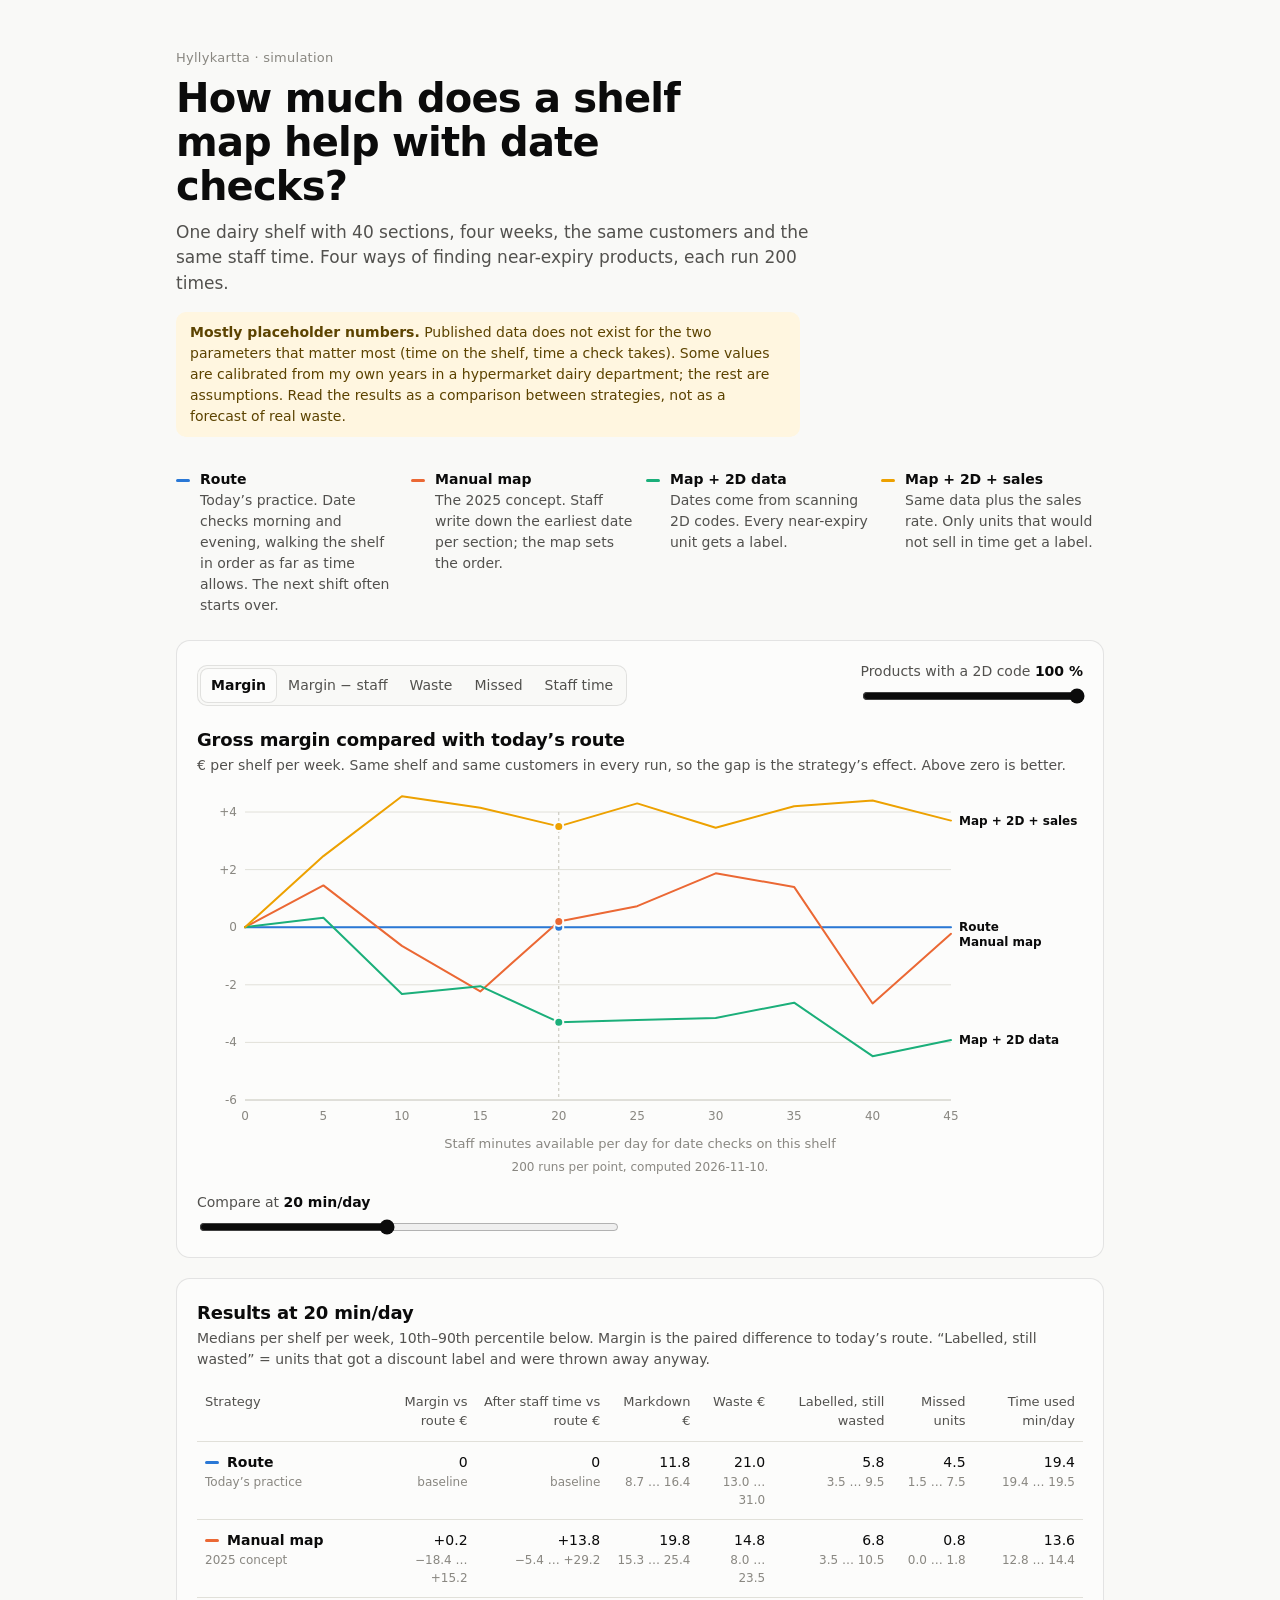
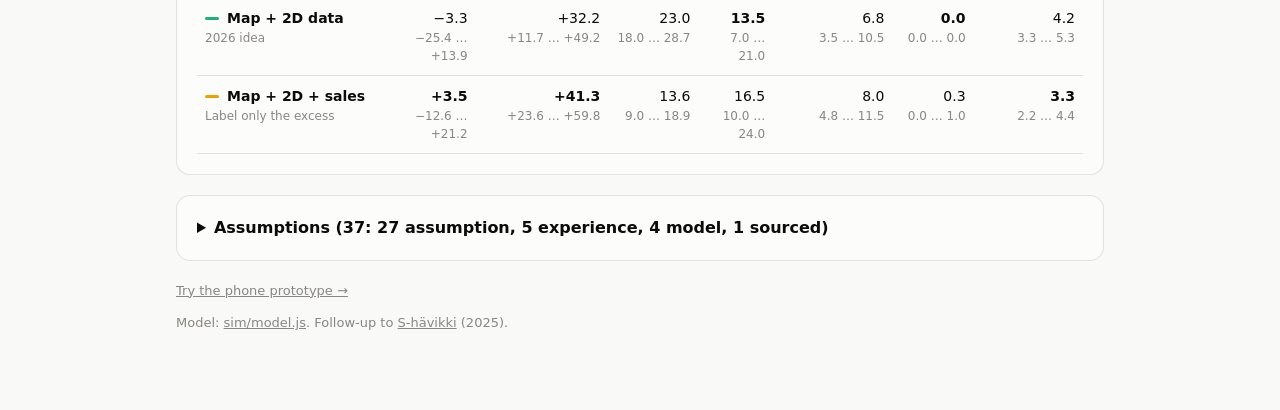
<file: index.html>
<!doctype html>
<html lang="en">
<head>
<meta charset="utf-8">
<meta name="viewport" content="width=device-width, initial-scale=1">
<title>Hyllykartta simulation</title>
<meta name="description" content="Compares four ways of finding near-expiry products on a grocery shelf, under the same demand and staff time.">
<link rel="stylesheet" href="style.css">
</head>
<body>
<main class="page">
  <header class="intro">
    <p class="eyebrow">Hyllykartta · simulation</p>
    <h1>How much does a shelf map help with date checks?</h1>
    <p class="lede">One dairy shelf with 40 sections, four weeks, the same customers and the same staff time. Four ways of finding near-expiry products, each run 200 times.</p>
    <p class="notice" role="note"><strong>Mostly placeholder numbers.</strong> Published data does not exist for the two parameters that matter most (time on the shelf, time a check takes). Some values are calibrated from my own years in a hypermarket dairy department; the rest are assumptions. Read the results as a comparison between strategies, not as a forecast of real waste.</p>
  </header>

  <section class="strategies" aria-label="Strategies">
    <div class="strategy" style="--c: var(--series-1)"><span class="swatch"></span><div><strong>Route</strong><span>Today’s practice. Date checks morning and evening, walking the shelf in order as far as time allows. The next shift often starts over.</span></div></div>
    <div class="strategy" style="--c: var(--series-2)"><span class="swatch"></span><div><strong>Manual map</strong><span>The 2025 concept. Staff write down the earliest date per section; the map sets the order.</span></div></div>
    <div class="strategy" style="--c: var(--series-3)"><span class="swatch"></span><div><strong>Map + 2D data</strong><span>Dates come from scanning 2D codes. Every near-expiry unit gets a label.</span></div></div>
    <div class="strategy" style="--c: var(--series-4)"><span class="swatch"></span><div><strong>Map + 2D + sales</strong><span>Same data plus the sales rate. Only units that would not sell in time get a label.</span></div></div>
  </section>

  <section class="card" aria-labelledby="chart-title">
    <div class="controls">
      <div class="seg" role="radiogroup" aria-label="Measure">
        <button type="button" role="radio" aria-checked="true" data-metric="marginEuroPerWeek">Margin</button>
        <button type="button" role="radio" aria-checked="false" data-metric="marginAfterStaffEuroPerWeek">Margin − staff</button>
        <button type="button" role="radio" aria-checked="false" data-metric="wasteEuroPerWeek">Waste</button>
        <button type="button" role="radio" aria-checked="false" data-metric="missedPerWeek">Missed</button>
        <button type="button" role="radio" aria-checked="false" data-metric="minutesPerDay">Staff time</button>
      </div>
      <label class="slider">
        <span>Products with a 2D code <output id="coverage-out">100 %</output></span>
        <input id="coverage" type="range" min="0" max="100" step="25" value="100">
      </label>
    </div>

    <h2 id="chart-title" class="chart-title">Gross margin per week</h2>
    <p id="chart-sub" class="chart-sub">€ per shelf. Higher is better.</p>
    <div class="chart-wrap">
      <svg id="chart" role="img" aria-labelledby="chart-title chart-sub"></svg>
      <div id="tooltip" class="tooltip" hidden></div>
      <div id="busy" class="busy" hidden>Running…</div>
    </div>
    <p class="axis-note">Staff minutes available per day for date checks on this shelf</p>
    <p id="run-note" class="run-note"></p>

    <label class="slider wide">
      <span>Compare at <output id="minutes-out">20 min/day</output></span>
      <input id="minutes" type="range" min="0" max="45" step="5" value="20">
    </label>
  </section>

  <section class="card" aria-labelledby="table-title">
    <h2 id="table-title" class="chart-title">Results at <span id="table-min">20</span> min/day</h2>
    <p class="chart-sub">Medians per shelf per week, 10th–90th percentile below. Margin is the paired difference to today’s route. “Labelled, still wasted” = units that got a discount label and were thrown away anyway.</p>
    <div class="table-scroll">
      <table id="results">
        <thead><tr><th scope="col">Strategy</th><th scope="col">Margin vs route €</th><th scope="col">After staff time vs route €</th><th scope="col">Markdown €</th><th scope="col">Waste €</th><th scope="col">Labelled, still wasted</th><th scope="col">Missed units</th><th scope="col">Time used min/day</th></tr></thead>
        <tbody></tbody>
      </table>
    </div>
  </section>

  <details class="card assumptions">
    <summary>Assumptions (<span id="param-count"></span>)</summary>
    <div class="table-scroll">
      <table id="params">
        <thead><tr><th scope="col">Parameter</th><th scope="col">Value</th><th scope="col">Status</th><th scope="col">Note</th></tr></thead>
        <tbody></tbody>
      </table>
    </div>
  </details>

  <footer class="foot">
    <p><a href="/app/">Try the phone prototype →</a></p>
    <p>Model: <a href="https://github.com/petudesign/hyllykartta/blob/main/sim/model.js">sim/model.js</a>. Follow-up to <a href="https://www.petu.design/s-havikki/">S-hävikki</a> (2025).</p>
  </footer>
</main>
<script type="module" src="app.js"></script>
</body>
</html>
</file>
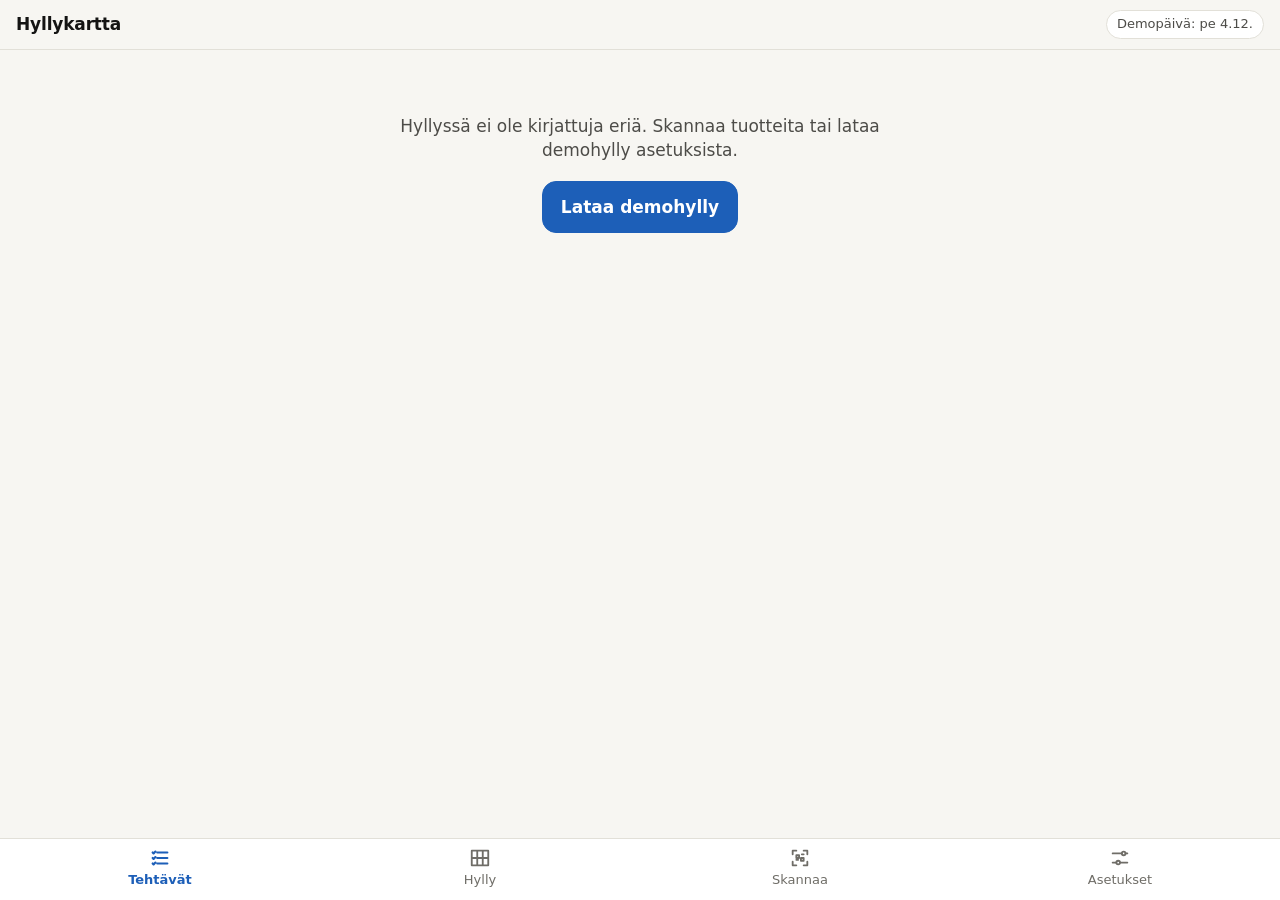
<file: app/index.html>
<!doctype html>
<html lang="fi">
<head>
<meta charset="utf-8">
<meta name="viewport" content="width=device-width, initial-scale=1, viewport-fit=cover">
<meta name="theme-color" content="#f7f6f2" media="(prefers-color-scheme: light)">
<meta name="theme-color" content="#121211" media="(prefers-color-scheme: dark)">
<title>Hyllykartta</title>
<meta name="description" content="Prototype: scan a GS1 Digital Link code to add a batch to the shelf map, and get one clear task at a time for near-expiry products.">
<!-- Absolute paths: this page is also served for /01/... Digital Link addresses. -->
<link rel="stylesheet" href="/app/style.css">
</head>
<body>
<header class="top">
  <a class="brand" href="/app/#tasks">Hyllykartta</a>
  <span id="day-chip" class="chip"></span>
</header>
<main id="view" class="view" tabindex="-1"></main>
<div id="toast" class="toast" role="status" aria-live="polite" hidden></div>
<nav class="tabs" aria-label="Main">
  <a href="/app/#tasks" data-tab="tasks"><svg viewBox="0 0 24 24" aria-hidden="true"><path d="M9 6h11M9 12h11M9 18h11M4 6l1 1 2-2M4 12l1 1 2-2M4 18l1 1 2-2"/></svg><span></span></a>
  <a href="/app/#shelf" data-tab="shelf"><svg viewBox="0 0 24 24" aria-hidden="true"><path d="M3 4h18v16H3zM3 12h18M9 4v16M15 4v16"/></svg><span></span></a>
  <a href="/app/#scan" data-tab="scan"><svg viewBox="0 0 24 24" aria-hidden="true"><path d="M4 8V4h4M16 4h4v4M20 16v4h-4M8 20H4v-4M8 9h3v3H8zM13 12h3v3h-3zM8 14h2M14 8h2"/></svg><span></span></a>
  <a href="/app/#settings" data-tab="settings"><svg viewBox="0 0 24 24" aria-hidden="true"><path d="M4 7h10M18 7h2M4 17h4M12 17h8"/><circle cx="16" cy="7" r="2"/><circle cx="10" cy="17" r="2"/></svg><span></span></a>
</nav>
<script type="module" src="/app/app.js"></script>
</body>
</html>
</file>
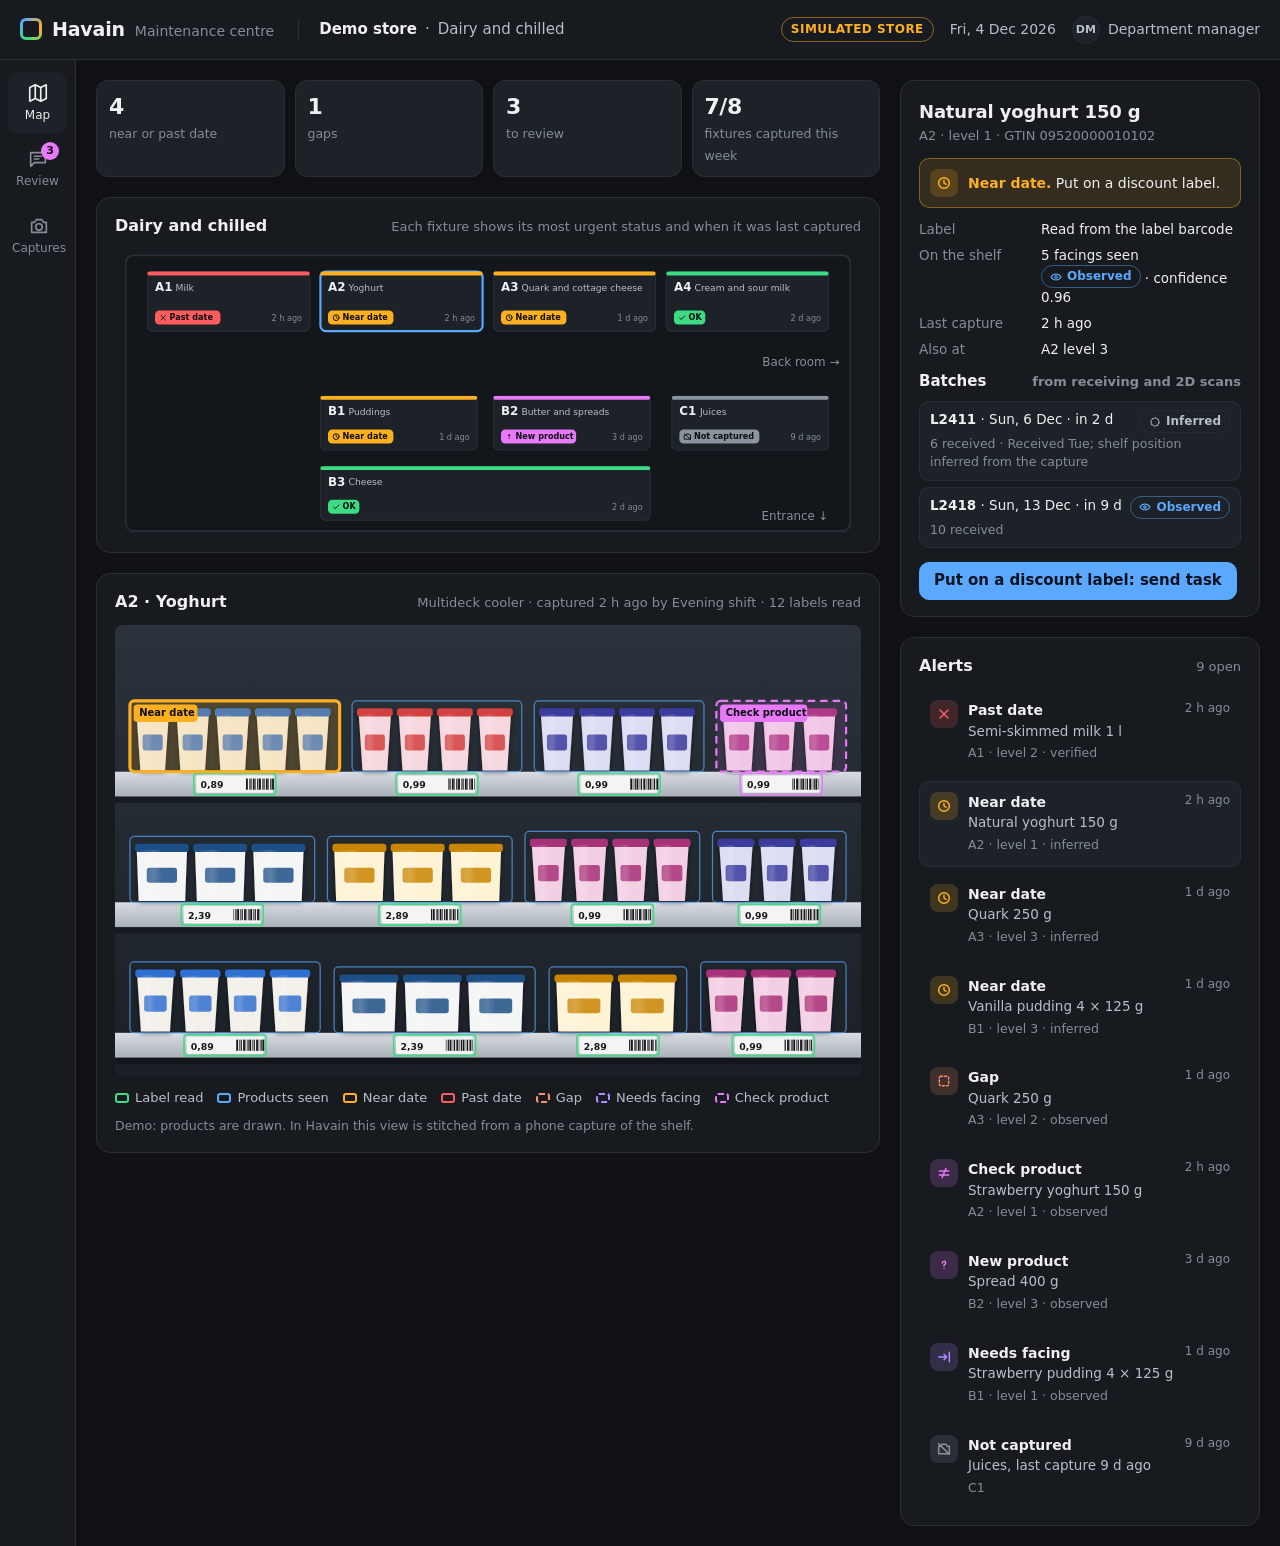
<file: centre/index.html>
<!doctype html>
<html lang="en">
<head>
<meta charset="utf-8">
<meta name="viewport" content="width=device-width, initial-scale=1">
<title>Havain · Maintenance centre</title>
<meta name="description" content="Havain maintenance centre demo: a department map built from shelf captures, shelf front views with vision overlays, alerts and a review queue. Simulated store.">
<link rel="stylesheet" href="style.css">
</head>
<body>
<div class="shell">
  <header class="top">
    <div class="brand"><span class="logo" aria-hidden="true"></span><span class="brand-name">Havain</span><span class="brand-sub">Maintenance centre</span></div>
    <div class="store"><span class="store-name">Demo store</span><span class="dot" aria-hidden="true">·</span><span>Dairy and chilled</span></div>
    <div class="top-right">
      <span class="sim" title="Everything on this page is simulated">Simulated store</span>
      <span id="today" class="today"></span>
      <span class="user" aria-label="Signed in as department manager"><span class="avatar" aria-hidden="true">DM</span>Department manager</span>
    </div>
  </header>
  <nav class="side" aria-label="Sections">
    <a href="#map" data-view="map"><svg viewBox="0 0 24 24" aria-hidden="true"><path d="M3 6l6-3 6 3 6-3v15l-6 3-6-3-6 3z M9 3v15 M15 6v15"/></svg><span>Map</span></a>
    <a href="#review" data-view="review"><svg viewBox="0 0 24 24" aria-hidden="true"><path d="M4 5h16v11H8l-4 4z M8 9h8 M8 12h5"/></svg><span>Review</span><b id="review-count" class="badge"></b></a>
    <a href="#captures" data-view="captures"><svg viewBox="0 0 24 24" aria-hidden="true"><path d="M4 8h3l2-3h6l2 3h3v11H4z"/><circle cx="12" cy="13" r="3.5"/></svg><span>Captures</span></a>
  </nav>
  <main id="main" class="main" tabindex="-1"></main>
</div>
<div id="toast" class="toast" role="status" aria-live="polite" hidden></div>
<script type="module" src="app.js"></script>
</body>
</html>
</file>
<file: style.css>
:root {
  color-scheme: light;
  --page: #f9f9f7;
  --surface-1: #fcfcfb;
  --text-primary: #0b0b0b;
  --text-secondary: #52514e;
  --text-muted: #898781;
  --grid: #e1e0d9;
  --axis: #c3c2b7;
  --border: rgba(11, 11, 11, 0.10);
  --notice-bg: #fff6e0;
  --notice-ink: #5c4300;
  --series-1: #2a78d6;
  --series-2: #eb6834;
  --series-3: #1baf7a;
  --series-4: #eda100;
  --radius: 14px;
  font-family: system-ui, -apple-system, "Segoe UI", sans-serif;
}
@media (prefers-color-scheme: dark) {
  :root:not([data-theme="light"]) {
    color-scheme: dark;
    --page: #0d0d0d;
    --surface-1: #1a1a19;
    --text-primary: #f0efec;
    --text-secondary: #c3c2b7;
    --text-muted: #898781;
    --grid: #2c2c2a;
    --axis: #383835;
    --border: rgba(255, 255, 255, 0.10);
    --notice-bg: #2a2310;
    --notice-ink: #f3d68a;
    --series-1: #3987e5;
    --series-2: #d95926;
    --series-3: #199e70;
    --series-4: #c98500;
  }
}
:root[data-theme="dark"] {
  color-scheme: dark;
  --page: #0d0d0d;
  --surface-1: #1a1a19;
  --text-primary: #f0efec;
  --text-secondary: #c3c2b7;
  --text-muted: #898781;
  --grid: #2c2c2a;
  --axis: #383835;
  --border: rgba(255, 255, 255, 0.10);
  --notice-bg: #2a2310;
  --notice-ink: #f3d68a;
  --series-1: #3987e5;
  --series-2: #d95926;
  --series-3: #199e70;
  --series-4: #c98500;
}

* { box-sizing: border-box; }
body { margin: 0; background: var(--page); color: var(--text-primary); line-height: 1.5; }
a { color: inherit; }
.page { max-width: 960px; margin: 0 auto; padding: 48px 16px 64px; }

.eyebrow { margin: 0 0 8px; color: var(--text-muted); font-size: 13px; letter-spacing: .02em; }
h1 { margin: 0 0 12px; font-size: clamp(28px, 5vw, 40px); line-height: 1.1; letter-spacing: -.02em; max-width: 20ch; }
.lede { margin: 0 0 16px; color: var(--text-secondary); max-width: 60ch; font-size: 17px; }
.notice { margin: 0 0 32px; padding: 10px 14px; border-radius: 10px; background: var(--notice-bg); color: var(--notice-ink); font-size: 14px; max-width: 70ch; }

.strategies { display: grid; grid-template-columns: repeat(auto-fit, minmax(200px, 1fr)); gap: 12px; margin-bottom: 24px; }
.strategy { display: flex; gap: 10px; font-size: 14px; color: var(--text-secondary); }
.strategy strong { display: block; color: var(--text-primary); font-weight: 600; }
.swatch { flex: none; width: 14px; height: 3px; margin-top: 10px; border-radius: 2px; background: var(--c); }

.card { background: var(--surface-1); border: 1px solid var(--border); border-radius: var(--radius); padding: 20px; margin-bottom: 20px; }
.controls { display: flex; flex-wrap: wrap; gap: 16px 24px; align-items: end; justify-content: space-between; margin-bottom: 20px; }

.seg { display: inline-flex; flex-wrap: wrap; gap: 2px; padding: 3px; border-radius: 10px; background: var(--page); border: 1px solid var(--border); }
.seg button { font: inherit; font-size: 14px; border: 0; border-radius: 7px; padding: 6px 10px; background: transparent; color: var(--text-secondary); cursor: pointer; min-height: 32px; }
.seg button[aria-checked="true"] { background: var(--surface-1); color: var(--text-primary); box-shadow: 0 0 0 1px var(--border); font-weight: 600; }
.seg button:focus-visible, input:focus-visible, summary:focus-visible { outline: 2px solid var(--series-1); outline-offset: 2px; }

.slider { display: grid; gap: 4px; font-size: 14px; color: var(--text-secondary); min-width: 220px; }
.slider output { color: var(--text-primary); font-weight: 600; font-variant-numeric: tabular-nums; }
.slider input { width: 100%; accent-color: var(--text-primary); }
.slider.wide { margin-top: 16px; max-width: 420px; }

.chart-title { margin: 0; font-size: 18px; letter-spacing: -.01em; }
.chart-sub { margin: 2px 0 12px; color: var(--text-secondary); font-size: 14px; }
.chart-wrap { position: relative; }
#chart { display: block; width: 100%; height: 340px; overflow: visible; }
.run-note { margin: 4px 0 0; text-align: center; color: var(--text-muted); font-size: 12px; }
.axis-note { margin: 6px 0 0; text-align: center; color: var(--text-muted); font-size: 13px; }
#chart text { font-family: inherit; }
.tick { fill: var(--text-muted); font-size: 12px; font-variant-numeric: tabular-nums; }
.end-label { fill: var(--text-primary); font-size: 12px; font-weight: 600; }

.tooltip { position: absolute; pointer-events: none; background: var(--surface-1); border: 1px solid var(--border); border-radius: 10px; padding: 8px 10px; font-size: 13px; box-shadow: 0 6px 24px rgba(0,0,0,.12); min-width: 190px; z-index: 2; }
.tooltip .t-head { color: var(--text-secondary); margin-bottom: 4px; }
.tooltip .t-row { display: flex; align-items: center; gap: 8px; justify-content: space-between; }
.tooltip .t-row span:first-child { display: flex; align-items: center; gap: 6px; }
.tooltip .t-row i { width: 10px; height: 3px; border-radius: 2px; display: inline-block; }
.tooltip b { font-variant-numeric: tabular-nums; }
.busy { position: absolute; top: 8px; right: 8px; font-size: 13px; color: var(--text-muted); }

.table-scroll { overflow-x: auto; }
table { width: 100%; border-collapse: collapse; font-size: 14px; }
th, td { text-align: right; padding: 10px 8px; border-bottom: 1px solid var(--grid); vertical-align: top; }
th:first-child, td:first-child { text-align: left; }
th { color: var(--text-secondary); font-weight: 500; font-size: 13px; }
td { font-variant-numeric: tabular-nums; }
td small { display: block; color: var(--text-muted); font-size: 12px; }
td .name { display: flex; align-items: center; gap: 8px; font-weight: 600; white-space: nowrap; }
td .name i { width: 14px; height: 3px; border-radius: 2px; display: inline-block; }
td.best { font-weight: 700; }
td.best small { font-weight: 400; }

.assumptions summary { cursor: pointer; font-weight: 600; }
.assumptions table { margin-top: 12px; }
#params td:nth-child(4) { text-align: left; color: var(--text-secondary); min-width: 240px; }
#params td:nth-child(3) { text-align: left; color: var(--text-muted); }
.foot { color: var(--text-muted); font-size: 13px; }

@media (max-width: 600px) {
  .page { padding-top: 32px; }
  #chart { height: 280px; }
  .card { padding: 16px; }
  .slider { min-width: 0; width: 100%; }
  .seg { display: grid; grid-template-columns: repeat(3, 1fr); width: 100%; }
  .seg button { font-size: 13px; padding: 6px 4px; }
}
</file>
<file: app/style.css>
/* Hyllykartta prototype. Mobile first, large targets, colour never alone. */
:root {
  color-scheme: light;
  --bg: #f7f6f2;
  --surface: #ffffff;
  --ink: #141413;
  --ink-2: #4d4c48;
  --muted: #6f6d67;
  --line: #e2e0d8;
  --accent: #1d5fb8;
  --accent-ink: #ffffff;
  --remove: #b42318;  --remove-bg: #fdecea;
  --label: #8a4b00;   --label-bg: #fff1dc;
  --soon: #5b4b9a;    --soon-bg: #efecfa;
  --ok: #1b6b3a;      --ok-bg: #e6f4ea;
  --radius: 16px;
  --tap: 52px;
  font-family: system-ui, -apple-system, "Segoe UI", sans-serif;
  font-size: 17px;
}
@media (prefers-color-scheme: dark) {
  :root:not([data-theme="light"]) {
    color-scheme: dark;
    --bg: #121211; --surface: #1c1c1a; --ink: #f2f1ec; --ink-2: #cfcdc4; --muted: #a3a197; --line: #2f2e2b;
    --accent: #5b9bf0; --accent-ink: #0b0b0b;
    --remove: #ff8a80; --remove-bg: #3a1714; --label: #ffb35c; --label-bg: #33230e;
    --soon: #b9aef5; --soon-bg: #26213d; --ok: #7fd59d; --ok-bg: #12291b;
  }
}
:root[data-theme="dark"] {
  color-scheme: dark;
  --bg: #121211; --surface: #1c1c1a; --ink: #f2f1ec; --ink-2: #cfcdc4; --muted: #a3a197; --line: #2f2e2b;
  --accent: #5b9bf0; --accent-ink: #0b0b0b;
  --remove: #ff8a80; --remove-bg: #3a1714; --label: #ffb35c; --label-bg: #33230e;
  --soon: #b9aef5; --soon-bg: #26213d; --ok: #7fd59d; --ok-bg: #12291b;
}

* { box-sizing: border-box; }
body { margin: 0; background: var(--bg); color: var(--ink); line-height: 1.45; -webkit-text-size-adjust: 100%; }
svg { width: 22px; height: 22px; flex: none; fill: none; stroke: currentColor; stroke-width: 2; stroke-linecap: round; stroke-linejoin: round; }

.top { position: sticky; top: 0; z-index: 3; display: flex; align-items: center; justify-content: space-between; gap: 12px;
  padding: calc(10px + env(safe-area-inset-top)) 16px 10px; background: var(--bg); border-bottom: 1px solid var(--line); }
.brand { font-weight: 700; color: var(--ink); text-decoration: none; letter-spacing: -.01em; }
.chip { font-size: 13px; color: var(--ink-2); background: var(--surface); border: 1px solid var(--line); border-radius: 999px; padding: 4px 10px; white-space: nowrap; }

.view { max-width: 560px; margin: 0 auto; padding: 16px 16px calc(96px + env(safe-area-inset-bottom)); outline: none; }

.tabs { position: fixed; inset: auto 0 0 0; z-index: 3; display: grid; grid-template-columns: repeat(4, 1fr);
  background: var(--surface); border-top: 1px solid var(--line); padding-bottom: env(safe-area-inset-bottom); }
.tabs a { display: grid; justify-items: center; gap: 2px; padding: 8px 4px 10px; min-height: 60px; color: var(--muted); text-decoration: none; font-size: 13px; }
.tabs a[aria-current="page"] { color: var(--accent); font-weight: 700; }
.tabs a[aria-current="page"] svg { stroke-width: 2.4; }

.page-title { font-size: 26px; line-height: 1.15; margin: 4px 0 6px; letter-spacing: -.02em; }
.help { color: var(--ink-2); margin: 0 0 16px; }
.muted { color: var(--muted); }
.progress { margin: 0 0 8px; color: var(--ink-2); font-weight: 600; }

.card, .task { background: var(--surface); border: 1px solid var(--line); border-radius: var(--radius); padding: 18px; margin-bottom: 14px; }
.card h2 { font-size: 18px; margin: 0 0 4px; }
.task { border-width: 2px; }
.task-label { border-color: var(--label); }
.task-remove { border-color: var(--remove); }

.task-kind { display: flex; align-items: center; gap: 8px; margin: 0 0 6px; font-weight: 700; font-size: 18px; }
.task-label .task-kind { color: var(--label); }
.task-remove .task-kind { color: var(--remove); }
.product { font-size: 28px; line-height: 1.15; margin: 0 0 14px; letter-spacing: -.02em; }

.confirm { display: flex; align-items: center; gap: 8px; margin: 0 0 12px; padding: 10px 12px; border-radius: 12px; background: var(--ok-bg); color: var(--ok); font-weight: 600; }

.facts { margin: 0 0 14px; display: grid; gap: 8px; }
.facts div { display: grid; grid-template-columns: 84px 1fr; gap: 8px; }
.facts dt { color: var(--muted); }
.facts dd { margin: 0; font-weight: 600; }

.mini { display: grid; gap: 4px; margin: 0 0 16px; }
.mini-row { display: grid; grid-template-columns: repeat(4, 1fr); gap: 4px; }
.mini span { text-align: center; font-size: 13px; padding: 6px 0; border-radius: 8px; background: var(--bg); color: var(--muted); border: 1px solid var(--line); }
.mini span.is-target { background: var(--ink); color: var(--bg); font-weight: 700; border-color: var(--ink); }

.steps { margin: 0 0 18px; padding-left: 1.4em; display: grid; gap: 6px; }
.big-steps { font-size: 19px; gap: 10px; margin: 8px 0 20px; }

.count { display: flex; align-items: center; justify-content: space-between; gap: 12px; margin: 0 0 16px; flex-wrap: wrap; }
.stepper { display: flex; align-items: center; gap: 6px; }
.stepper output { min-width: 2.2em; text-align: center; font-size: 22px; font-weight: 700; font-variant-numeric: tabular-nums; }
.stepper .btn { width: var(--tap); padding: 0; font-size: 24px; }

.btn { display: inline-flex; align-items: center; justify-content: center; gap: 8px; min-height: var(--tap); padding: 0 18px;
  font: inherit; font-weight: 600; border-radius: 14px; border: 1px solid var(--line); background: var(--surface); color: var(--ink);
  cursor: pointer; text-decoration: none; touch-action: manipulation; }
.btn.primary { background: var(--accent); color: var(--accent-ink); border-color: var(--accent); }
.btn.big { width: 100%; min-height: 60px; font-size: 19px; margin-bottom: 10px; }
.btn.quiet { background: transparent; width: 100%; color: var(--ink-2); }
.btn.danger { color: var(--remove); }
.btn:disabled { opacity: .45; cursor: default; }
.btn:focus-visible, .tabs a:focus-visible, input:focus-visible { outline: 3px solid var(--accent); outline-offset: 2px; }
.btn-row { display: flex; flex-wrap: wrap; gap: 8px; }
.btn-col { display: grid; gap: 8px; margin-bottom: 12px; }

.empty-state { text-align: center; padding: 48px 8px; }
.empty-state svg { width: 48px; height: 48px; color: var(--ok); }
.empty-state h1 { font-size: 24px; margin: 8px 0; }
.empty-state p { color: var(--ink-2); margin: 0 0 18px; }

.row-title { font-size: 15px; color: var(--muted); margin: 18px 0 8px; font-weight: 600; }
.secs { list-style: none; margin: 0; padding: 0; display: grid; gap: 8px; }
.sec { display: grid; grid-template-columns: 40px 1fr auto; align-items: center; gap: 10px; padding: 12px; background: var(--surface); border: 1px solid var(--line); border-radius: 14px; border-left-width: 6px; }
.sec-id { font-weight: 700; font-size: 18px; }
.sec-main { display: grid; min-width: 0; }
.sec-name { font-weight: 600; overflow-wrap: anywhere; }
.sec-date { font-size: 14px; color: var(--muted); }
.sec-status { display: inline-flex; align-items: center; gap: 6px; font-weight: 700; font-size: 14px; padding: 6px 10px; border-radius: 999px; white-space: nowrap; }
.sec-remove { border-left-color: var(--remove); } .sec-remove .sec-status { color: var(--remove); background: var(--remove-bg); }
.sec-label  { border-left-color: var(--label); }  .sec-label .sec-status  { color: var(--label);  background: var(--label-bg); }
.sec-soon   { border-left-color: var(--soon); }   .sec-soon .sec-status   { color: var(--soon);   background: var(--soon-bg); }
.sec-ok     { border-left-color: var(--ok); }     .sec-ok .sec-status     { color: var(--ok);     background: var(--ok-bg); }
.sec-empty  { border-left-color: var(--line); }   .sec-empty .sec-status  { color: var(--muted); }

.demo-list { list-style: none; padding: 0; margin: 0; display: grid; gap: 8px; }
.row-btn { width: 100%; justify-content: space-between; text-align: left; }

.choice { display: grid; gap: 4px; }
.choice label { display: flex; align-items: center; gap: 12px; min-height: 48px; font-weight: 600; cursor: pointer; }
.choice input { width: 24px; height: 24px; accent-color: var(--accent); }

.error { border-color: var(--remove); color: var(--remove); font-weight: 600; }

.toast { position: fixed; left: 12px; right: 12px; bottom: calc(76px + env(safe-area-inset-bottom)); z-index: 4; max-width: 536px; margin: 0 auto;
  display: flex; align-items: center; justify-content: space-between; gap: 12px; padding: 12px 14px; border-radius: 14px;
  background: var(--ink); color: var(--bg); font-weight: 600; box-shadow: 0 8px 24px rgba(0,0,0,.2); }
.toast[hidden] { display: none; }
.toast button { font: inherit; font-weight: 700; color: var(--bg); background: transparent; border: 2px solid currentColor; border-radius: 10px; min-height: 44px; padding: 0 14px; cursor: pointer; }

@media (prefers-reduced-motion: no-preference) {
  .toast:not([hidden]) { animation: rise .18s ease-out; }
  @keyframes rise { from { transform: translateY(8px); opacity: 0; } }
}
</file>
<file: centre/style.css>
:root {
  color-scheme: dark;
  --bg: #0f1114;
  --panel: #171a1f;
  --panel-2: #1d2128;
  --line: #2a2f37;
  --ink: #eef0f2;
  --ink-2: #b8bfc8;
  --muted: #858d97;
  --accent: #5aa9ff;
  --c-ok: #3ddc84;
  --c-remove: #ff5d5d;
  --c-near: #ffb020;
  --c-gap: #ff8f6b;
  --c-mismatch: #e879f9;
  --c-unknown: #e879f9;
  --c-facing: #b18cff;
  --c-stale: #8b949e;
  --c-product: #5aa9ff;
  --radius: 14px;
  font-family: Inter, system-ui, -apple-system, "Segoe UI", sans-serif;
  font-size: 15px;
}
* { box-sizing: border-box; }
body { margin: 0; background: var(--bg); color: var(--ink); line-height: 1.45; }
svg { display: block; }
button { font: inherit; }

.shell { display: grid; grid-template-columns: 76px 1fr; grid-template-rows: 60px 1fr; min-height: 100vh; }
.top { grid-column: 1 / -1; display: flex; align-items: center; gap: 24px; padding: 0 20px; border-bottom: 1px solid var(--line); background: var(--panel); }
.brand { display: flex; align-items: baseline; gap: 10px; }
.logo { width: 22px; height: 22px; border-radius: 6px; align-self: center; background:
  linear-gradient(var(--panel), var(--panel)) padding-box, conic-gradient(from 200deg, var(--c-ok), var(--accent), var(--c-near), var(--c-ok)) border-box;
  border: 3px solid transparent; }
.brand-name { font-weight: 800; font-size: 19px; letter-spacing: -.01em; }
.brand-sub { color: var(--muted); font-size: 14px; }
.store { display: flex; gap: 8px; color: var(--ink-2); padding-left: 20px; border-left: 1px solid var(--line); }
.store-name { color: var(--ink); font-weight: 600; }
.top-right { margin-left: auto; display: flex; align-items: center; gap: 16px; color: var(--ink-2); font-size: 14px; }
.sim { font-size: 12px; font-weight: 700; letter-spacing: .04em; text-transform: uppercase; color: var(--c-near); border: 1px solid color-mix(in srgb, var(--c-near) 50%, transparent); border-radius: 999px; padding: 3px 9px; }
.user { display: flex; align-items: center; gap: 8px; }
.avatar { width: 28px; height: 28px; border-radius: 50%; display: grid; place-items: center; background: var(--panel-2); border: 1px solid var(--line); font-size: 11px; font-weight: 700; }

.side { border-right: 1px solid var(--line); background: var(--panel); display: flex; flex-direction: column; gap: 4px; padding: 12px 8px; }
.side a { position: relative; display: grid; justify-items: center; gap: 3px; padding: 10px 4px; border-radius: 10px; color: var(--muted); text-decoration: none; font-size: 12px; }
.side a svg { width: 22px; height: 22px; fill: none; stroke: currentColor; stroke-width: 1.8; stroke-linecap: round; stroke-linejoin: round; }
.side a[aria-current="page"] { background: var(--panel-2); color: var(--ink); }
.side a:focus-visible, .btn:focus-visible, .alert:focus-visible, .fx:focus-visible, .slot:focus-visible { outline: 2px solid var(--accent); outline-offset: 2px; }
.badge { position: absolute; top: 4px; right: 8px; min-width: 18px; height: 18px; padding: 0 5px; border-radius: 9px; background: var(--c-mismatch); color: #160b18; font-size: 11px; display: grid; place-items: center; }
.badge:empty { display: none; }

.main { padding: 20px; outline: none; min-width: 0; }
.grid { display: grid; grid-template-columns: minmax(0, 1fr) 360px; gap: 20px; align-items: start; }
.col { display: grid; gap: 20px; min-width: 0; }
.card { background: var(--panel); border: 1px solid var(--line); border-radius: var(--radius); padding: 16px 18px; min-width: 0; }
.card-head { display: flex; align-items: baseline; justify-content: space-between; gap: 12px; margin-bottom: 12px; }
.card-head h2 { margin: 0; font-size: 16px; }
.card-head .meta { color: var(--muted); font-size: 13px; }

/* summary chips */
.summary { display: grid; grid-template-columns: repeat(4, 1fr); gap: 10px; }
.stat { background: var(--panel-2); border: 1px solid var(--line); border-radius: 12px; padding: 10px 12px; }
.stat b { display: block; font-size: 22px; letter-spacing: -.02em; }
.stat span { color: var(--muted); font-size: 12.5px; }

/* department plan */
.plan { width: 100%; height: auto; }
.plan .floor { fill: #13161a; stroke: var(--line); stroke-width: 3; }
.plan .zone-text { fill: var(--muted); font-size: 22px; }
.fx { cursor: pointer; }
.fx rect.body { fill: var(--panel-2); stroke: var(--line); stroke-width: 2; transition: stroke .15s; }
.fx:hover rect.body { stroke: var(--ink-2); }
.fx.is-selected rect.body { stroke: var(--accent); stroke-width: 4; }
.fx .fx-id { fill: var(--ink); font-weight: 800; font-size: 22px; }
.fx .fx-name { fill: var(--ink-2); font-size: 17px; }
.fx .fx-age { fill: var(--muted); font-size: 15px; }
.fx .chip rect { rx: 8; }
.fx .chip text { font-size: 15px; font-weight: 700; fill: #0b0d10; }

/* status colours (always with an icon and a word) */
.st-remove { --c: var(--c-remove); } .st-near { --c: var(--c-near); } .st-gap { --c: var(--c-gap); }
.st-mismatch { --c: var(--c-mismatch); } .st-unknown { --c: var(--c-unknown); } .st-facing { --c: var(--c-facing); }
.st-stale { --c: var(--c-stale); } .st-ok { --c: var(--c-ok); }
.fx .chip rect { fill: var(--c); }
.fx .strip { fill: var(--c); }

/* elevation */
.elevation { width: 100%; height: auto; font-family: inherit; }
.slot { cursor: pointer; outline: none; }
.slot .slot-hit { fill: transparent; }
.slot .slot-box { fill: none; stroke: var(--c-product); stroke-width: 2; stroke-opacity: .7; }
.slot:hover .slot-box, .slot:focus-visible .slot-box { stroke-opacity: 1; stroke-width: 3; }
.slot.is-selected .slot-box { stroke: #fff; stroke-width: 4; stroke-opacity: 1; }
.slot[class*="issue-"] .slot-box { stroke: var(--c); stroke-width: 3.5; stroke-opacity: 1; fill: var(--c); fill-opacity: .1; }
.slot.issue-gap .slot-box, .slot.issue-facing .slot-box, .slot.issue-mismatch .slot-box, .slot.issue-unknown .slot-box { stroke-dasharray: 12 8; }
.slot.is-selected[class*="issue-"] .slot-box { stroke-width: 5; fill-opacity: .18; }
.slot.issue-remove { --c: var(--c-remove); } .slot.issue-near { --c: var(--c-near); } .slot.issue-gap { --c: var(--c-gap); }
.slot.issue-mismatch { --c: var(--c-mismatch); } .slot.issue-unknown { --c: var(--c-unknown); } .slot.issue-facing { --c: var(--c-facing); }
.slot-tag rect { fill: var(--c); } .slot-tag text { fill: #0b0d10; }
.legend { display: flex; flex-wrap: wrap; gap: 6px 14px; margin-top: 12px; color: var(--ink-2); font-size: 13px; }
.legend span { display: inline-flex; align-items: center; gap: 6px; }
.legend i { width: 14px; height: 10px; border-radius: 3px; border: 2px solid var(--c); display: inline-block; }
.legend i.dash { border-style: dashed; }
.note { color: var(--muted); font-size: 12.5px; margin: 10px 0 0; }

/* alerts */
.alerts { list-style: none; margin: 0; padding: 0; display: grid; gap: 6px; }
.alert { display: grid; grid-template-columns: 28px 1fr auto; gap: 10px; align-items: start; padding: 10px; border-radius: 10px; cursor: pointer; border: 1px solid transparent; }
.alert:hover { background: var(--panel-2); }
.alert.is-selected { background: var(--panel-2); border-color: var(--line); }
.ico { width: 28px; height: 28px; border-radius: 8px; display: grid; place-items: center; background: color-mix(in srgb, var(--c) 18%, transparent); color: var(--c); }
.ico svg { width: 16px; height: 16px; fill: none; stroke: currentColor; stroke-width: 2.2; stroke-linecap: round; stroke-linejoin: round; }
.alert b { display: block; font-size: 14px; }
.alert .what { color: var(--ink-2); font-size: 13.5px; }
.alert .where { color: var(--muted); font-size: 12.5px; }
.alert time { color: var(--muted); font-size: 12px; white-space: nowrap; }

/* detail */
.detail h3 { margin: 2px 0 2px; font-size: 18px; letter-spacing: -.01em; }
.detail .sub { color: var(--muted); font-size: 13px; margin-bottom: 12px; }
.kv { display: grid; grid-template-columns: 112px 1fr; gap: 6px 10px; margin: 0 0 12px; font-size: 13.5px; }
.kv dt { color: var(--muted); } .kv dd { margin: 0; }
.batches { list-style: none; padding: 0; margin: 0 0 14px; display: grid; gap: 6px; }
.batch { background: var(--panel-2); border: 1px solid var(--line); border-radius: 10px; padding: 8px 10px; font-size: 13.5px; }
.batch .row { display: flex; justify-content: space-between; gap: 8px; }
.batch .why { color: var(--muted); font-size: 12.5px; margin-top: 2px; }
.state { display: inline-flex; align-items: center; gap: 5px; font-size: 12px; font-weight: 700; padding: 2px 8px; border-radius: 999px; border: 1px solid var(--line); color: var(--ink-2); }
.state svg { width: 12px; height: 12px; fill: none; stroke: currentColor; stroke-width: 2.4; stroke-linecap: round; stroke-linejoin: round; }
.state.verified { color: var(--c-ok); border-color: color-mix(in srgb, var(--c-ok) 45%, transparent); }
.state.inferred { color: var(--ink-2); border-style: dashed; }
.state.observed { color: var(--accent); border-color: color-mix(in srgb, var(--accent) 45%, transparent); }
.issue-line { display: flex; gap: 10px; align-items: center; padding: 10px; border-radius: 10px; background: color-mix(in srgb, var(--c) 12%, transparent); border: 1px solid color-mix(in srgb, var(--c) 40%, transparent); margin-bottom: 12px; font-size: 14px; }
.issue-line b { color: var(--c); }
.actions { display: flex; flex-wrap: wrap; gap: 8px; }
.btn { min-height: 38px; padding: 0 14px; border-radius: 10px; border: 1px solid var(--line); background: var(--panel-2); color: var(--ink); cursor: pointer; font-weight: 600; }
.btn:hover { border-color: var(--ink-2); }
.btn.primary { background: var(--accent); border-color: var(--accent); color: #06121f; }
.empty { color: var(--muted); font-size: 14px; }

/* review */
.reviews { display: grid; grid-template-columns: repeat(auto-fill, minmax(380px, 1fr)); gap: 16px; }
.review .crop { border-radius: 10px; overflow: hidden; margin-bottom: 12px; background: #1b2027; aspect-ratio: 16 / 9; }
.review .crop svg { width: 100%; height: 100%; }
.review p { margin: 0 0 10px; }
.review .conf { color: var(--muted); font-size: 13px; margin-bottom: 12px; }

/* captures */
table { width: 100%; border-collapse: collapse; font-size: 14px; }
th, td { text-align: left; padding: 10px 8px; border-bottom: 1px solid var(--line); }
th { color: var(--muted); font-weight: 500; font-size: 12.5px; }
td .st { display: inline-flex; align-items: center; gap: 6px; color: var(--c); font-weight: 600; }

.toast { position: fixed; bottom: 20px; left: 50%; transform: translateX(-50%); background: var(--ink); color: var(--bg); padding: 10px 16px; border-radius: 10px; font-weight: 600; box-shadow: 0 10px 30px rgba(0,0,0,.4); z-index: 5; }
.toast[hidden] { display: none; }

@media (max-width: 1100px) {
  .grid { grid-template-columns: 1fr; }
  .store { display: none; }
}
@media (max-width: 700px) {
  .shell { grid-template-columns: 1fr; grid-template-rows: 56px auto 1fr; }
  .side { flex-direction: row; justify-content: space-around; border-right: 0; border-bottom: 1px solid var(--line); }
  .top-right .user, .top-right .today, .brand-sub { display: none; }
  .summary { grid-template-columns: repeat(2, 1fr); }
  .main { padding: 12px; }
}
</file>
